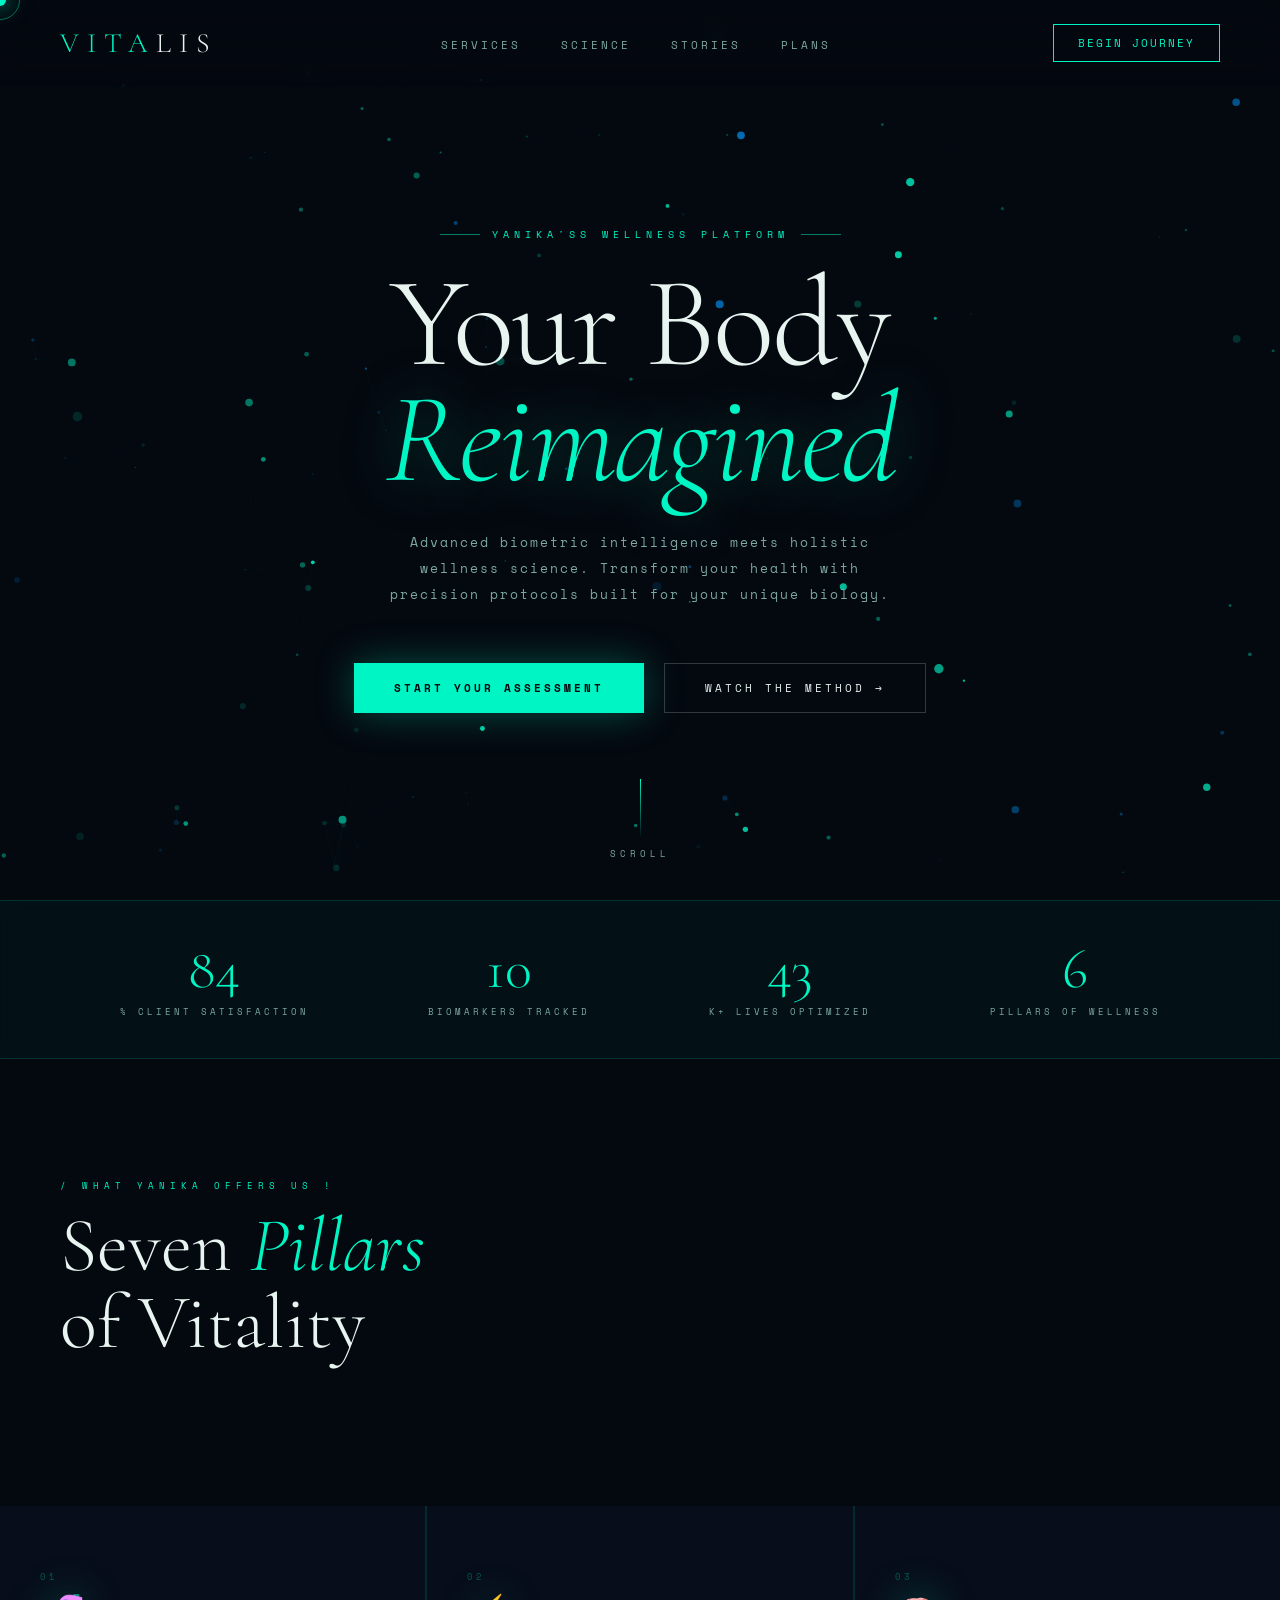
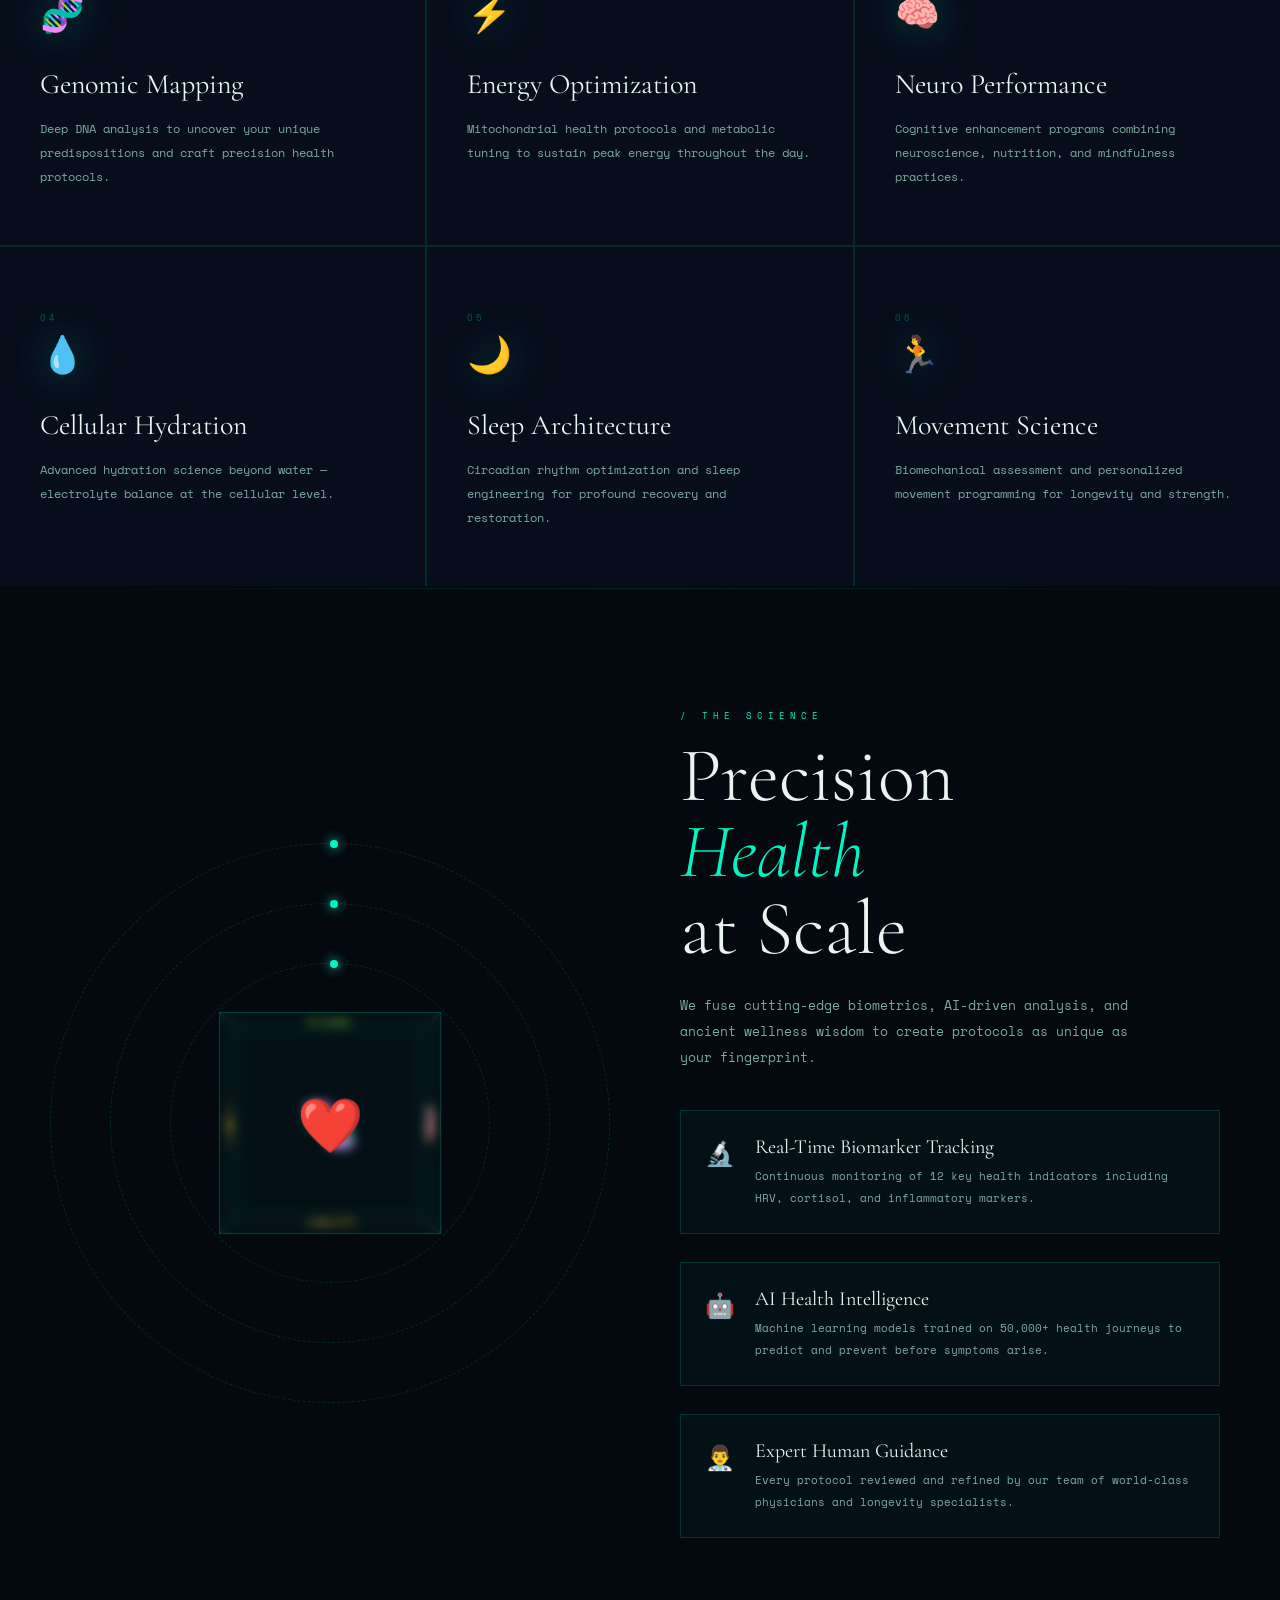
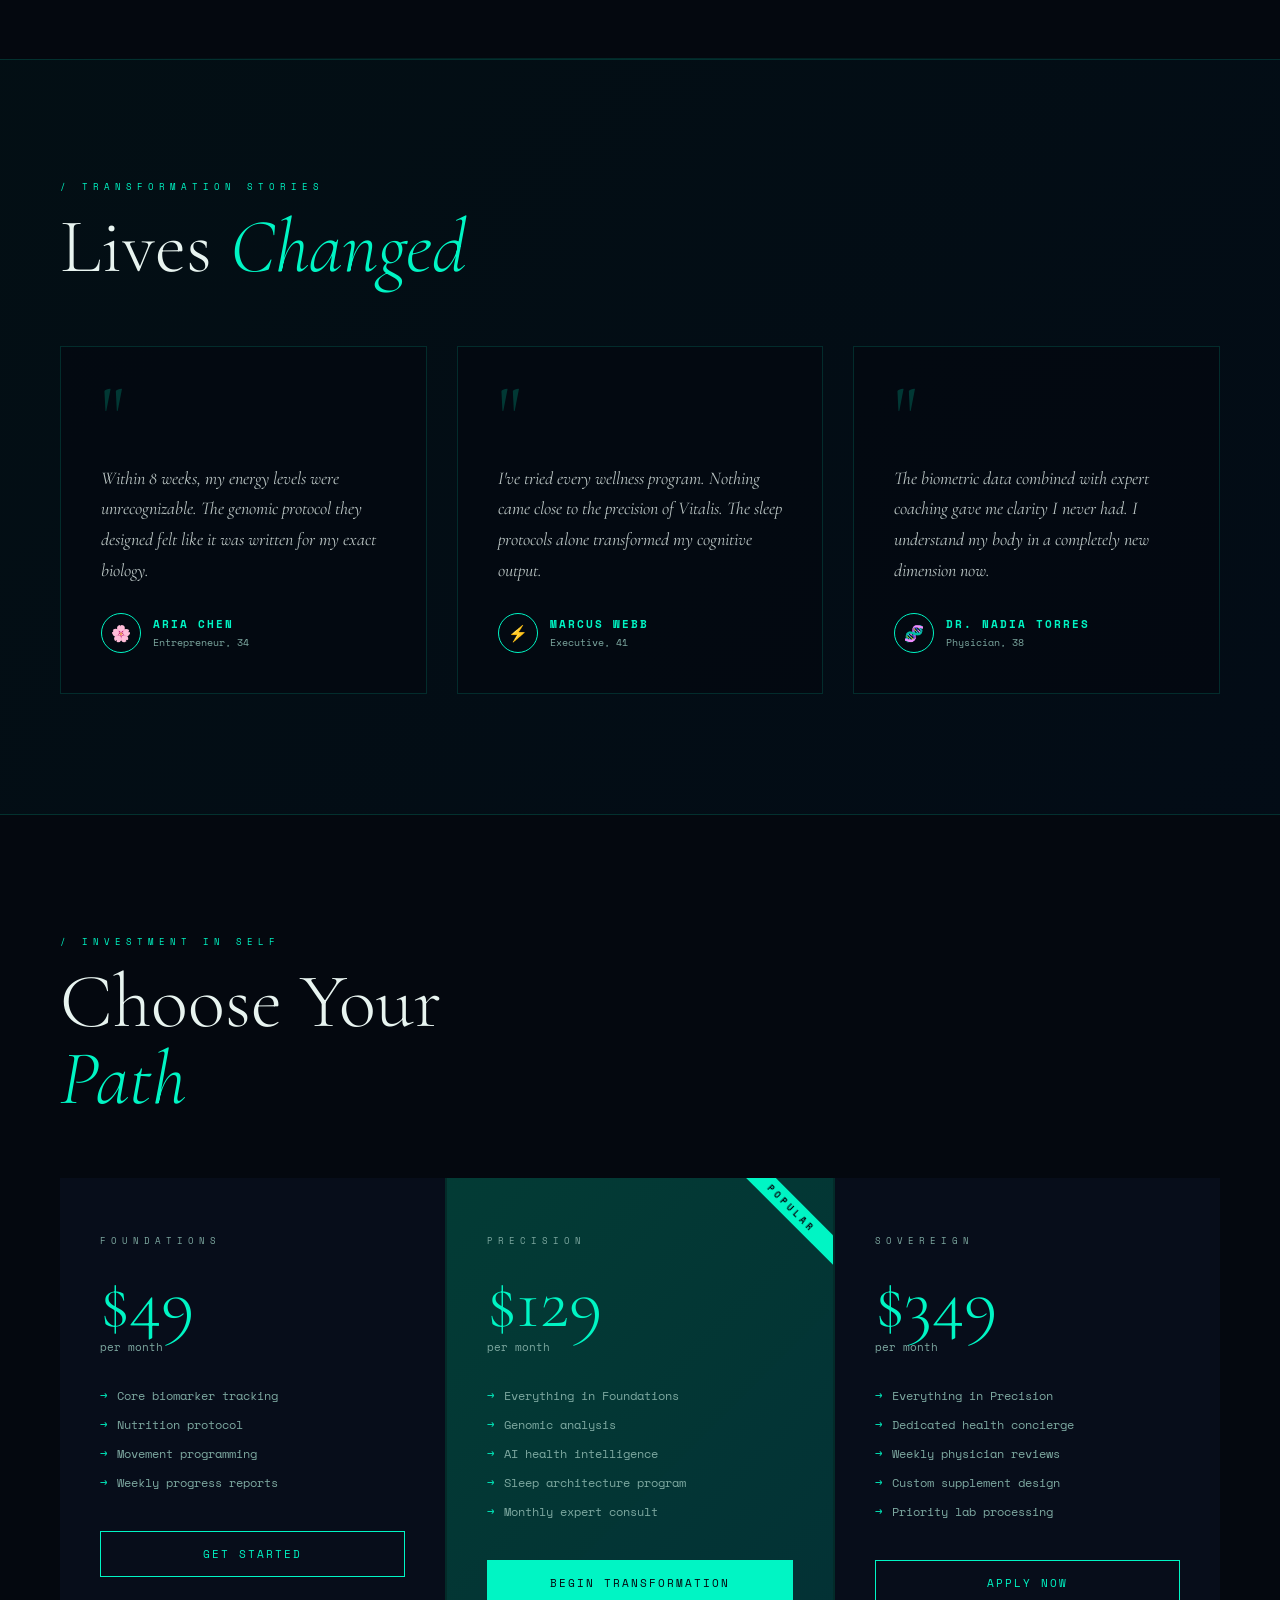
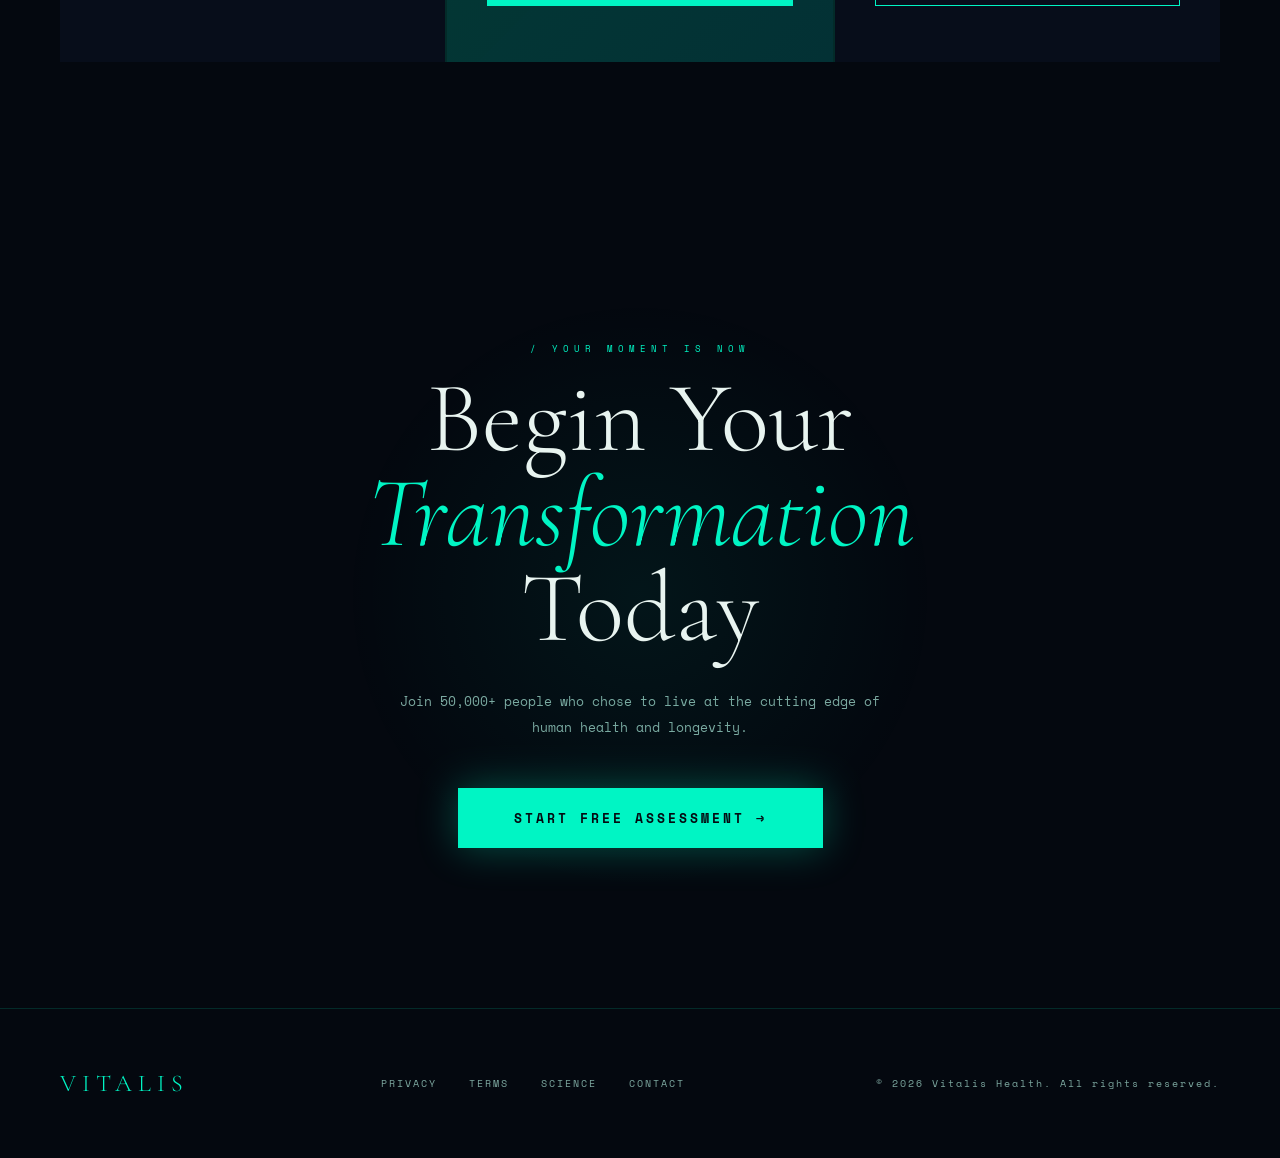
<file: index.html>
<!DOCTYPE html>
<html lang="en">
<head>
<meta charset="UTF-8">
<meta name="viewport" content="width=device-width, initial-scale=1.0">
<title>VITALIS — Elevate Your Health</title>
<link href="https://fonts.googleapis.com/css2?family=Cormorant+Garamond:ital,wght@0,300;0,400;0,600;1,300;1,400&family=Space+Mono:wght@400;700&display=swap" rel="stylesheet">
<style>
  :root {
    --deep: #04080f;
    --void: #070d1a;
    --glow: #00f5c4;
    --glow2: #0099ff;
    --glow3: #9b59f5;
    --warm: #ff6b35;
    --text: #e8f4f0;
    --muted: #7da8a0;
    --card: rgba(0,245,196,0.04);
    --border: rgba(0,245,196,0.15);
  }

  * { margin: 0; padding: 0; box-sizing: border-box; }

  html { scroll-behavior: smooth; }

  body {
    background: var(--deep);
    color: var(--text);
    font-family: 'Space Mono', monospace;
    overflow-x: hidden;
    cursor: none;
  }

  /* Custom cursor */
  .cursor {
    position: fixed;
    width: 12px; height: 12px;
    background: var(--glow);
    border-radius: 50%;
    pointer-events: none;
    z-index: 9999;
    transform: translate(-50%, -50%);
    transition: transform 0.1s, width 0.3s, height 0.3s, background 0.3s;
    box-shadow: 0 0 20px var(--glow), 0 0 40px rgba(0,245,196,0.3);
  }
  .cursor-ring {
    position: fixed;
    width: 40px; height: 40px;
    border: 1px solid rgba(0,245,196,0.4);
    border-radius: 50%;
    pointer-events: none;
    z-index: 9998;
    transform: translate(-50%, -50%);
    transition: transform 0.15s ease-out, width 0.3s, height 0.3s;
  }
  body:hover .cursor { opacity: 1; }

  /* Canvas */
  #bg-canvas {
    position: fixed;
    top: 0; left: 0;
    width: 100%; height: 100%;
    z-index: 0;
    pointer-events: none;
  }

  /* Nav */
  nav {
    position: fixed;
    top: 0; left: 0; right: 0;
    z-index: 100;
    display: flex;
    justify-content: space-between;
    align-items: center;
    padding: 24px 60px;
    background: linear-gradient(to bottom, rgba(4,8,15,0.9), transparent);
    backdrop-filter: blur(10px);
  }
  .logo {
    font-family: 'Cormorant Garamond', serif;
    font-size: 28px;
    font-weight: 300;
    letter-spacing: 8px;
    color: var(--glow);
    text-transform: uppercase;
  }
  .logo span { color: var(--text); }
  .nav-links {
    display: flex;
    gap: 40px;
    list-style: none;
  }
  .nav-links a {
    color: var(--muted);
    text-decoration: none;
    font-size: 11px;
    letter-spacing: 3px;
    text-transform: uppercase;
    transition: color 0.3s;
  }
  .nav-links a:hover { color: var(--glow); }
  .nav-cta {
    background: transparent;
    border: 1px solid var(--glow);
    color: var(--glow);
    padding: 10px 24px;
    font-family: 'Space Mono', monospace;
    font-size: 11px;
    letter-spacing: 2px;
    text-transform: uppercase;
    cursor: pointer;
    transition: all 0.3s;
    position: relative;
    overflow: hidden;
  }
  .nav-cta::before {
    content: '';
    position: absolute;
    top: 0; left: -100%;
    width: 100%; height: 100%;
    background: var(--glow);
    transition: left 0.3s;
    z-index: -1;
  }
  .nav-cta:hover { color: var(--deep); }
  .nav-cta:hover::before { left: 0; }

  /* Hero */
  .hero {
    position: relative;
    z-index: 1;
    min-height: 100vh;
    display: flex;
    flex-direction: column;
    justify-content: center;
    align-items: center;
    text-align: center;
    padding: 120px 40px 80px;
  }
  .hero-badge {
    font-size: 10px;
    letter-spacing: 5px;
    color: var(--glow);
    text-transform: uppercase;
    margin-bottom: 24px;
    display: flex;
    align-items: center;
    gap: 12px;
  }
  .hero-badge::before, .hero-badge::after {
    content: '';
    width: 40px; height: 1px;
    background: var(--glow);
    opacity: 0.5;
  }
  .hero-title {
    font-family: 'Cormorant Garamond', serif;
    font-size: clamp(64px, 10vw, 140px);
    font-weight: 300;
    line-height: 0.9;
    letter-spacing: -2px;
    margin-bottom: 32px;
  }
  .hero-title em {
    font-style: italic;
    color: var(--glow);
    display: block;
    text-shadow: 0 0 60px rgba(0,245,196,0.4);
  }
  .hero-sub {
    font-size: 13px;
    color: var(--muted);
    letter-spacing: 2px;
    line-height: 2;
    max-width: 500px;
    margin-bottom: 56px;
  }
  .hero-btns {
    display: flex;
    gap: 20px;
    flex-wrap: wrap;
    justify-content: center;
  }
  .btn-primary {
    background: var(--glow);
    color: var(--deep);
    border: none;
    padding: 16px 40px;
    font-family: 'Space Mono', monospace;
    font-size: 11px;
    letter-spacing: 3px;
    text-transform: uppercase;
    cursor: pointer;
    transition: all 0.3s;
    font-weight: 700;
    box-shadow: 0 0 40px rgba(0,245,196,0.3);
  }
  .btn-primary:hover {
    box-shadow: 0 0 80px rgba(0,245,196,0.6);
    transform: translateY(-2px);
  }
  .btn-outline {
    background: transparent;
    color: var(--text);
    border: 1px solid rgba(232,244,240,0.2);
    padding: 16px 40px;
    font-family: 'Space Mono', monospace;
    font-size: 11px;
    letter-spacing: 3px;
    text-transform: uppercase;
    cursor: pointer;
    transition: all 0.3s;
  }
  .btn-outline:hover {
    border-color: var(--glow);
    color: var(--glow);
  }

  /* Scroll indicator */
  .scroll-hint {
    position: absolute;
    bottom: 40px;
    display: flex;
    flex-direction: column;
    align-items: center;
    gap: 8px;
    font-size: 9px;
    letter-spacing: 4px;
    color: var(--muted);
    animation: float 2s ease-in-out infinite;
  }
  .scroll-line {
    width: 1px; height: 60px;
    background: linear-gradient(to bottom, var(--glow), transparent);
  }
  @keyframes float {
    0%, 100% { transform: translateY(0); }
    50% { transform: translateY(8px); }
  }

  /* Stats bar */
  .stats-bar {
    position: relative; z-index: 1;
    background: var(--card);
    border-top: 1px solid var(--border);
    border-bottom: 1px solid var(--border);
    display: flex;
    justify-content: space-around;
    padding: 40px 60px;
    backdrop-filter: blur(10px);
  }
  .stat-item {
    text-align: center;
  }
  .stat-num {
    font-family: 'Cormorant Garamond', serif;
    font-size: 56px;
    font-weight: 300;
    color: var(--glow);
    display: block;
    line-height: 1;
  }
  .stat-label {
    font-size: 9px;
    letter-spacing: 3px;
    color: var(--muted);
    text-transform: uppercase;
    margin-top: 8px;
  }

  /* Section layout */
  .section {
    position: relative;
    z-index: 1;
    padding: 120px 60px;
  }
  .section-tag {
    font-size: 9px;
    letter-spacing: 5px;
    color: var(--glow);
    text-transform: uppercase;
    margin-bottom: 16px;
  }
  .section-title {
    font-family: 'Cormorant Garamond', serif;
    font-size: clamp(40px, 6vw, 80px);
    font-weight: 300;
    line-height: 1;
    margin-bottom: 24px;
  }
  .section-title em { font-style: italic; color: var(--glow); }
  .section-body {
    font-size: 13px;
    line-height: 2;
    color: var(--muted);
    max-width: 480px;
  }

  /* Services Grid */
  .services {
    display: grid;
    grid-template-columns: repeat(3, 1fr);
    gap: 2px;
    background: var(--border);
  }
  .service-card {
    background: var(--void);
    padding: 56px 40px;
    transition: all 0.4s;
    position: relative;
    overflow: hidden;
  }
  .service-card::before {
    content: '';
    position: absolute;
    top: 0; left: 0;
    width: 100%; height: 3px;
    background: linear-gradient(to right, var(--glow), var(--glow2));
    transform: scaleX(0);
    transition: transform 0.4s;
    transform-origin: left;
  }
  .service-card:hover::before { transform: scaleX(1); }
  .service-card:hover { background: rgba(0,245,196,0.03); }
  .service-icon {
    font-size: 36px;
    margin-bottom: 28px;
    display: block;
    filter: drop-shadow(0 0 20px rgba(0,245,196,0.3));
  }
  .service-num {
    font-size: 9px;
    letter-spacing: 3px;
    color: rgba(0,245,196,0.3);
    margin-bottom: 12px;
  }
  .service-name {
    font-family: 'Cormorant Garamond', serif;
    font-size: 28px;
    font-weight: 400;
    margin-bottom: 16px;
    color: var(--text);
  }
  .service-desc {
    font-size: 12px;
    line-height: 2;
    color: var(--muted);
  }

  /* 3D Feature Section */
  .feature-3d {
    display: grid;
    grid-template-columns: 1fr 1fr;
    gap: 80px;
    align-items: center;
    padding: 120px 60px;
    position: relative;
    z-index: 1;
  }
  .feature-visual {
    position: relative;
    height: 500px;
    perspective: 1000px;
  }
  .cube-container {
    position: absolute;
    top: 50%; left: 50%;
    transform: translate(-50%, -50%);
    width: 200px; height: 200px;
    transform-style: preserve-3d;
    animation: rotateCube 15s linear infinite;
  }
  @keyframes rotateCube {
    0% { transform: translate(-50%, -50%) rotateX(0deg) rotateY(0deg) rotateZ(0deg); }
    100% { transform: translate(-50%, -50%) rotateX(360deg) rotateY(360deg) rotateZ(360deg); }
  }
  .cube-face {
    position: absolute;
    width: 200px; height: 200px;
    border: 1px solid rgba(0,245,196,0.2);
    display: flex;
    align-items: center;
    justify-content: center;
    font-size: 48px;
    backdrop-filter: blur(5px);
    background: rgba(0,245,196,0.02);
  }
  .cube-face.front  { transform: translateZ(100px); }
  .cube-face.back   { transform: translateZ(-100px) rotateY(180deg); }
  .cube-face.left   { transform: translateX(-100px) rotateY(-90deg); }
  .cube-face.right  { transform: translateX(100px) rotateY(90deg); }
  .cube-face.top    { transform: translateY(-100px) rotateX(90deg); }
  .cube-face.bottom { transform: translateY(100px) rotateX(-90deg); }

  .orbit-ring {
    position: absolute;
    top: 50%; left: 50%;
    transform: translate(-50%, -50%);
    border: 1px dashed rgba(0,245,196,0.15);
    border-radius: 50%;
    animation: orbit 8s linear infinite;
  }
  .orbit-ring:nth-child(1) { width: 320px; height: 320px; animation-duration: 8s; }
  .orbit-ring:nth-child(2) { width: 440px; height: 440px; animation-duration: 12s; animation-direction: reverse; }
  .orbit-ring:nth-child(3) { width: 560px; height: 560px; animation-duration: 20s; }

  .orbit-dot {
    position: absolute;
    width: 8px; height: 8px;
    background: var(--glow);
    border-radius: 50%;
    top: -4px; left: 50%;
    box-shadow: 0 0 12px var(--glow);
  }

  @keyframes orbit {
    0% { transform: translate(-50%, -50%) rotate(0deg); }
    100% { transform: translate(-50%, -50%) rotate(360deg); }
  }

  /* Feature list */
  .feature-list {
    list-style: none;
    display: flex;
    flex-direction: column;
    gap: 28px;
    margin-top: 40px;
  }
  .feature-item {
    display: flex;
    gap: 20px;
    align-items: flex-start;
    padding: 24px;
    border: 1px solid var(--border);
    transition: all 0.3s;
    background: var(--card);
  }
  .feature-item:hover {
    border-color: var(--glow);
    background: rgba(0,245,196,0.05);
    transform: translateX(8px);
  }
  .feature-item-icon {
    font-size: 24px;
    flex-shrink: 0;
  }
  .feature-item-title {
    font-family: 'Cormorant Garamond', serif;
    font-size: 20px;
    margin-bottom: 6px;
  }
  .feature-item-desc {
    font-size: 11px;
    color: var(--muted);
    line-height: 2;
  }

  /* Testimonial */
  .testimonials {
    position: relative; z-index: 1;
    padding: 120px 60px;
    background: linear-gradient(135deg, rgba(0,245,196,0.03), rgba(0,153,255,0.03));
    border-top: 1px solid var(--border);
    border-bottom: 1px solid var(--border);
  }
  .testimonial-grid {
    display: grid;
    grid-template-columns: repeat(3, 1fr);
    gap: 30px;
    margin-top: 60px;
  }
  .testimonial-card {
    padding: 40px;
    border: 1px solid var(--border);
    background: rgba(4,8,15,0.6);
    position: relative;
    transition: all 0.4s;
  }
  .testimonial-card:hover {
    border-color: rgba(0,245,196,0.4);
    transform: translateY(-4px);
    box-shadow: 0 20px 60px rgba(0,0,0,0.4);
  }
  .quote-mark {
    font-family: 'Cormorant Garamond', serif;
    font-size: 80px;
    color: var(--glow);
    opacity: 0.2;
    line-height: 0.7;
    margin-bottom: 20px;
    display: block;
  }
  .quote-text {
    font-family: 'Cormorant Garamond', serif;
    font-size: 18px;
    font-style: italic;
    line-height: 1.7;
    margin-bottom: 28px;
    color: rgba(232,244,240,0.8);
  }
  .quote-author {
    display: flex;
    align-items: center;
    gap: 12px;
  }
  .author-avatar {
    width: 40px; height: 40px;
    border-radius: 50%;
    display: flex;
    align-items: center;
    justify-content: center;
    font-size: 16px;
    border: 1px solid var(--glow);
  }
  .author-name {
    font-size: 11px;
    font-weight: 700;
    letter-spacing: 2px;
    text-transform: uppercase;
    color: var(--glow);
  }
  .author-role {
    font-size: 10px;
    color: var(--muted);
    margin-top: 3px;
  }

  /* Pricing */
  .pricing-grid {
    display: grid;
    grid-template-columns: repeat(3, 1fr);
    gap: 2px;
    background: var(--border);
    margin-top: 60px;
  }
  .pricing-card {
    background: var(--void);
    padding: 56px 40px;
    position: relative;
    overflow: hidden;
    transition: all 0.4s;
  }
  .pricing-card.featured {
    background: linear-gradient(135deg, rgba(0,245,196,0.08), rgba(0,153,255,0.05));
  }
  .pricing-card.featured::after {
    content: 'POPULAR';
    position: absolute;
    top: 20px; right: -30px;
    background: var(--glow);
    color: var(--deep);
    font-size: 9px;
    letter-spacing: 3px;
    padding: 4px 40px;
    transform: rotate(45deg);
    font-weight: 700;
  }
  .plan-name {
    font-size: 9px;
    letter-spacing: 5px;
    color: var(--muted);
    text-transform: uppercase;
    margin-bottom: 20px;
  }
  .plan-price {
    font-family: 'Cormorant Garamond', serif;
    font-size: 72px;
    font-weight: 300;
    color: var(--glow);
    line-height: 1;
  }
  .plan-period {
    font-size: 11px;
    color: var(--muted);
    margin-bottom: 32px;
  }
  .plan-features {
    list-style: none;
    display: flex;
    flex-direction: column;
    gap: 12px;
    margin-bottom: 40px;
  }
  .plan-feature {
    font-size: 12px;
    color: var(--muted);
    display: flex;
    gap: 10px;
  }
  .plan-feature::before { content: '→'; color: var(--glow); }
  .plan-btn {
    width: 100%;
    padding: 14px;
    font-family: 'Space Mono', monospace;
    font-size: 11px;
    letter-spacing: 2px;
    text-transform: uppercase;
    cursor: pointer;
    border: 1px solid var(--glow);
    background: transparent;
    color: var(--glow);
    transition: all 0.3s;
  }
  .pricing-card.featured .plan-btn {
    background: var(--glow);
    color: var(--deep);
  }
  .plan-btn:hover {
    background: var(--glow);
    color: var(--deep);
  }

  /* CTA Section */
  .cta-section {
    position: relative; z-index: 1;
    padding: 160px 60px;
    text-align: center;
    overflow: hidden;
  }
  .cta-bg {
    position: absolute;
    top: 50%; left: 50%;
    transform: translate(-50%, -50%);
    width: 600px; height: 600px;
    background: radial-gradient(circle, rgba(0,245,196,0.06), transparent 70%);
    border-radius: 50%;
  }
  .cta-title {
    font-family: 'Cormorant Garamond', serif;
    font-size: clamp(48px, 8vw, 100px);
    font-weight: 300;
    line-height: 0.95;
    margin-bottom: 32px;
    position: relative;
  }
  .cta-title em { font-style: italic; color: var(--glow); }

  /* Footer */
  footer {
    position: relative; z-index: 1;
    border-top: 1px solid var(--border);
    padding: 60px;
    display: flex;
    justify-content: space-between;
    align-items: center;
  }
  .footer-logo {
    font-family: 'Cormorant Garamond', serif;
    font-size: 24px;
    font-weight: 300;
    letter-spacing: 6px;
    color: var(--glow);
  }
  .footer-copy {
    font-size: 10px;
    color: var(--muted);
    letter-spacing: 2px;
  }
  .footer-links {
    display: flex;
    gap: 32px;
  }
  .footer-links a {
    font-size: 10px;
    letter-spacing: 2px;
    color: var(--muted);
    text-decoration: none;
    text-transform: uppercase;
    transition: color 0.3s;
  }
  .footer-links a:hover { color: var(--glow); }

  /* Utility */
  .two-col {
    display: grid;
    grid-template-columns: 1fr 1fr;
    gap: 120px;
    align-items: center;
  }

  /* Horizontal divider */
  .divider {
    height: 1px;
    background: linear-gradient(to right, transparent, var(--border), transparent);
    margin: 0 60px;
    position: relative;
    z-index: 1;
  }

  /* Glow lines */
  .glow-line {
    position: absolute;
    background: linear-gradient(to right, transparent, var(--glow), transparent);
    height: 1px;
    opacity: 0.3;
    animation: glowPulse 3s ease-in-out infinite;
  }
  @keyframes glowPulse {
    0%, 100% { opacity: 0.1; }
    50% { opacity: 0.5; }
  }

  /* Entrance animation */
  .fade-up {
    opacity: 0;
    transform: translateY(40px);
    transition: opacity 0.8s ease, transform 0.8s ease;
  }
  .fade-up.visible {
    opacity: 1;
    transform: translateY(0);
  }
</style>
</head>
<body>

<div class="cursor" id="cursor"></div>
<div class="cursor-ring" id="cursorRing"></div>

<!-- 3D Background Canvas -->
<canvas id="bg-canvas"></canvas>

<!-- Nav -->
<nav>
  <div class="logo">VITA<span>LIS</span></div>
  <ul class="nav-links">
    <li><a href="#services">Services</a></li>
    <li><a href="#science">Science</a></li>
    <li><a href="#testimonials">Stories</a></li>
    <li><a href="#pricing">Plans</a></li>
  </ul>
  <button class="nav-cta">Begin Journey</button>
</nav>

<!-- Hero -->
<section class="hero">
  <div class="hero-badge">Yanika'ss Wellness Platform</div>
  <h1 class="hero-title">
    Your Body<br>
    <em>Reimagined</em>
  </h1>
  <p class="hero-sub">
    Advanced biometric intelligence meets holistic wellness science.
    Transform your health with precision protocols built for your unique biology.
  </p>
  <div class="hero-btns">
    <button class="btn-primary">Start Your Assessment</button>
    <button class="btn-outline">Watch the Method →</button>
  </div>
  <div class="scroll-hint">
    <div class="scroll-line"></div>
    SCROLL
  </div>
</section>

<!-- Stats Bar -->
<div class="stats-bar fade-up">
  <div class="stat-item">
    <span class="stat-num" data-target="98">0</span>
    <div class="stat-label">% Client Satisfaction</div>
  </div>
  <div class="stat-item">
    <span class="stat-num" data-target="12">0</span>
    <div class="stat-label">Biomarkers Tracked</div>
  </div>
  <div class="stat-item">
    <span class="stat-num" data-target="50">0</span>
    <div class="stat-label">K+ Lives Optimized</div>
  </div>
  <div class="stat-item">
    <span class="stat-num" data-target="7">0</span>
    <div class="stat-label">Pillars of Wellness</div>
  </div>
</div>

<!-- Services -->
<section class="section" id="services">
  <div class="fade-up">
    <div class="section-tag">/ What Yanika Offers Us !</div>
    <h2 class="section-title">Seven <em>Pillars</em><br>of Vitality</h2>
  </div>
</section>

<div class="services fade-up">
  <div class="service-card">
    <span class="service-num">01</span>
    <span class="service-icon">🧬</span>
    <div class="service-name">Genomic Mapping</div>
    <p class="service-desc">Deep DNA analysis to uncover your unique predispositions and craft precision health protocols.</p>
  </div>
  <div class="service-card">
    <span class="service-num">02</span>
    <span class="service-icon">⚡</span>
    <div class="service-name">Energy Optimization</div>
    <p class="service-desc">Mitochondrial health protocols and metabolic tuning to sustain peak energy throughout the day.</p>
  </div>
  <div class="service-card">
    <span class="service-num">03</span>
    <span class="service-icon">🧠</span>
    <div class="service-name">Neuro Performance</div>
    <p class="service-desc">Cognitive enhancement programs combining neuroscience, nutrition, and mindfulness practices.</p>
  </div>
  <div class="service-card">
    <span class="service-num">04</span>
    <span class="service-icon">💧</span>
    <div class="service-name">Cellular Hydration</div>
    <p class="service-desc">Advanced hydration science beyond water — electrolyte balance at the cellular level.</p>
  </div>
  <div class="service-card">
    <span class="service-num">05</span>
    <span class="service-icon">🌙</span>
    <div class="service-name">Sleep Architecture</div>
    <p class="service-desc">Circadian rhythm optimization and sleep engineering for profound recovery and restoration.</p>
  </div>
  <div class="service-card">
    <span class="service-num">06</span>
    <span class="service-icon">🏃</span>
    <div class="service-name">Movement Science</div>
    <p class="service-desc">Biomechanical assessment and personalized movement programming for longevity and strength.</p>
  </div>
</div>

<div class="divider" style="margin-top: 2px;"></div>

<!-- 3D Feature Section -->
<div class="feature-3d" id="science">
  <div class="feature-visual">
    <div class="orbit-ring"><div class="orbit-dot"></div></div>
    <div class="orbit-ring"><div class="orbit-dot"></div></div>
    <div class="orbit-ring"><div class="orbit-dot"></div></div>
    <div class="cube-container">
      <div class="cube-face front">❤️</div>
      <div class="cube-face back">🧬</div>
      <div class="cube-face left">⚡</div>
      <div class="cube-face right">🧠</div>
      <div class="cube-face top">🌿</div>
      <div class="cube-face bottom">💫</div>
    </div>
  </div>
  <div class="fade-up">
    <div class="section-tag">/ The Science</div>
    <h2 class="section-title">Precision<br><em>Health</em><br>at Scale</h2>
    <p class="section-body">We fuse cutting-edge biometrics, AI-driven analysis, and ancient wellness wisdom to create protocols as unique as your fingerprint.</p>
    <ul class="feature-list">
      <li class="feature-item">
        <span class="feature-item-icon">🔬</span>
        <div>
          <div class="feature-item-title">Real-Time Biomarker Tracking</div>
          <p class="feature-item-desc">Continuous monitoring of 12 key health indicators including HRV, cortisol, and inflammatory markers.</p>
        </div>
      </li>
      <li class="feature-item">
        <span class="feature-item-icon">🤖</span>
        <div>
          <div class="feature-item-title">AI Health Intelligence</div>
          <p class="feature-item-desc">Machine learning models trained on 50,000+ health journeys to predict and prevent before symptoms arise.</p>
        </div>
      </li>
      <li class="feature-item">
        <span class="feature-item-icon">👨‍⚕️</span>
        <div>
          <div class="feature-item-title">Expert Human Guidance</div>
          <p class="feature-item-desc">Every protocol reviewed and refined by our team of world-class physicians and longevity specialists.</p>
        </div>
      </li>
    </ul>
  </div>
</div>

<div class="divider"></div>

<!-- Testimonials -->
<section class="testimonials" id="testimonials">
  <div class="fade-up">
    <div class="section-tag">/ Transformation Stories</div>
    <h2 class="section-title">Lives <em>Changed</em></h2>
  </div>
  <div class="testimonial-grid fade-up">
    <div class="testimonial-card">
      <span class="quote-mark">"</span>
      <p class="quote-text">Within 8 weeks, my energy levels were unrecognizable. The genomic protocol they designed felt like it was written for my exact biology.</p>
      <div class="quote-author">
        <div class="author-avatar">🌸</div>
        <div>
          <div class="author-name">Aria Chen</div>
          <div class="author-role">Entrepreneur, 34</div>
        </div>
      </div>
    </div>
    <div class="testimonial-card">
      <span class="quote-mark">"</span>
      <p class="quote-text">I've tried every wellness program. Nothing came close to the precision of Vitalis. The sleep protocols alone transformed my cognitive output.</p>
      <div class="quote-author">
        <div class="author-avatar">⚡</div>
        <div>
          <div class="author-name">Marcus Webb</div>
          <div class="author-role">Executive, 41</div>
        </div>
      </div>
    </div>
    <div class="testimonial-card">
      <span class="quote-mark">"</span>
      <p class="quote-text">The biometric data combined with expert coaching gave me clarity I never had. I understand my body in a completely new dimension now.</p>
      <div class="quote-author">
        <div class="author-avatar">🧬</div>
        <div>
          <div class="author-name">Dr. Nadia Torres</div>
          <div class="author-role">Physician, 38</div>
        </div>
      </div>
    </div>
  </div>
</section>

<!-- Pricing -->
<section class="section" id="pricing">
  <div class="fade-up">
    <div class="section-tag">/ Investment in Self</div>
    <h2 class="section-title">Choose Your<br><em>Path</em></h2>
  </div>
  <div class="pricing-grid fade-up">
    <div class="pricing-card">
      <div class="plan-name">Foundations</div>
      <div class="plan-price">$49</div>
      <div class="plan-period">per month</div>
      <ul class="plan-features">
        <li class="plan-feature">Core biomarker tracking</li>
        <li class="plan-feature">Nutrition protocol</li>
        <li class="plan-feature">Movement programming</li>
        <li class="plan-feature">Weekly progress reports</li>
      </ul>
      <button class="plan-btn">Get Started</button>
    </div>
    <div class="pricing-card featured">
      <div class="plan-name">Precision</div>
      <div class="plan-price">$129</div>
      <div class="plan-period">per month</div>
      <ul class="plan-features">
        <li class="plan-feature">Everything in Foundations</li>
        <li class="plan-feature">Genomic analysis</li>
        <li class="plan-feature">AI health intelligence</li>
        <li class="plan-feature">Sleep architecture program</li>
        <li class="plan-feature">Monthly expert consult</li>
      </ul>
      <button class="plan-btn">Begin Transformation</button>
    </div>
    <div class="pricing-card">
      <div class="plan-name">Sovereign</div>
      <div class="plan-price">$349</div>
      <div class="plan-period">per month</div>
      <ul class="plan-features">
        <li class="plan-feature">Everything in Precision</li>
        <li class="plan-feature">Dedicated health concierge</li>
        <li class="plan-feature">Weekly physician reviews</li>
        <li class="plan-feature">Custom supplement design</li>
        <li class="plan-feature">Priority lab processing</li>
      </ul>
      <button class="plan-btn">Apply Now</button>
    </div>
  </div>
</section>

<!-- CTA -->
<section class="cta-section fade-up">
  <div class="cta-bg"></div>
  <div class="section-tag" style="justify-content:center;display:flex;">/ Your Moment is Now</div>
  <h2 class="cta-title">
    Begin Your<br><em>Transformation</em><br>Today
  </h2>
  <p class="section-body" style="margin: 0 auto 48px; text-align:center;">Join 50,000+ people who chose to live at the cutting edge of human health and longevity.</p>
  <button class="btn-primary" style="font-size:13px; padding: 20px 56px;">Start Free Assessment →</button>
</section>

<!-- Footer -->
<footer>
  <div class="footer-logo">VITALIS</div>
  <div class="footer-links">
    <a href="#">Privacy</a>
    <a href="#">Terms</a>
    <a href="#">Science</a>
    <a href="#">Contact</a>
  </div>
  <div class="footer-copy">© 2026 Vitalis Health. All rights reserved.</div>
</footer>

<script>
  // Custom cursor
  const cursor = document.getElementById('cursor');
  const ring = document.getElementById('cursorRing');
  let mx = 0, my = 0, rx = 0, ry = 0;

  document.addEventListener('mousemove', e => {
    mx = e.clientX; my = e.clientY;
    cursor.style.left = mx + 'px';
    cursor.style.top = my + 'px';
  });

  function animateRing() {
    rx += (mx - rx) * 0.12;
    ry += (my - ry) * 0.12;
    ring.style.left = rx + 'px';
    ring.style.top = ry + 'px';
    requestAnimationFrame(animateRing);
  }
  animateRing();

  document.querySelectorAll('button, a').forEach(el => {
    el.addEventListener('mouseenter', () => {
      cursor.style.width = '20px';
      cursor.style.height = '20px';
      ring.style.width = '60px';
      ring.style.height = '60px';
    });
    el.addEventListener('mouseleave', () => {
      cursor.style.width = '12px';
      cursor.style.height = '12px';
      ring.style.width = '40px';
      ring.style.height = '40px';
    });
  });

  // 3D Canvas Background — particle field
  const canvas = document.getElementById('bg-canvas');
  const ctx = canvas.getContext('2d');
  canvas.width = window.innerWidth;
  canvas.height = window.innerHeight;
  window.addEventListener('resize', () => {
    canvas.width = window.innerWidth;
    canvas.height = window.innerHeight;
  });

  const particles = [];
  const numParticles = 120;

  for (let i = 0; i < numParticles; i++) {
    particles.push({
      x: Math.random() * canvas.width,
      y: Math.random() * canvas.height,
      z: Math.random() * 2 + 0.5,
      vx: (Math.random() - 0.5) * 0.3,
      vy: (Math.random() - 0.5) * 0.3,
      r: Math.random() * 1.5 + 0.5,
      pulse: Math.random() * Math.PI * 2,
      color: Math.random() > 0.7 ? '#0099ff' : '#00f5c4'
    });
  }

  function drawParticles() {
    ctx.clearRect(0, 0, canvas.width, canvas.height);

    particles.forEach(p => {
      p.x += p.vx;
      p.y += p.vy;
      p.pulse += 0.02;
      const alpha = (Math.sin(p.pulse) * 0.3 + 0.4) * p.z * 0.5;

      if (p.x < 0) p.x = canvas.width;
      if (p.x > canvas.width) p.x = 0;
      if (p.y < 0) p.y = canvas.height;
      if (p.y > canvas.height) p.y = 0;

      ctx.beginPath();
      ctx.arc(p.x, p.y, p.r * p.z, 0, Math.PI * 2);
      ctx.fillStyle = p.color;
      ctx.globalAlpha = alpha;
      ctx.fill();
    });

    // Draw connections
    ctx.globalAlpha = 1;
    for (let i = 0; i < particles.length; i++) {
      for (let j = i + 1; j < particles.length; j++) {
        const dx = particles[i].x - particles[j].x;
        const dy = particles[i].y - particles[j].y;
        const dist = Math.sqrt(dx*dx + dy*dy);
        if (dist < 120) {
          ctx.beginPath();
          ctx.moveTo(particles[i].x, particles[i].y);
          ctx.lineTo(particles[j].x, particles[j].y);
          ctx.strokeStyle = '#00f5c4';
          ctx.globalAlpha = (1 - dist/120) * 0.07;
          ctx.lineWidth = 0.5;
          ctx.stroke();
        }
      }
    }

    requestAnimationFrame(drawParticles);
  }
  drawParticles();

  // Scroll animations
  const observer = new IntersectionObserver(entries => {
    entries.forEach(e => {
      if (e.isIntersecting) e.target.classList.add('visible');
    });
  }, { threshold: 0.1 });
  document.querySelectorAll('.fade-up').forEach(el => observer.observe(el));

  // Counter animation
  function animateCounter(el, target) {
    let current = 0;
    const step = target / 60;
    const interval = setInterval(() => {
      current += step;
      if (current >= target) {
        current = target;
        clearInterval(interval);
      }
      el.textContent = Math.floor(current);
    }, 20);
  }

  const statsObserver = new IntersectionObserver(entries => {
    entries.forEach(e => {
      if (e.isIntersecting) {
        e.target.querySelectorAll('[data-target]').forEach(el => {
          animateCounter(el, parseInt(el.dataset.target));
        });
      }
    });
  }, { threshold: 0.5 });

  const statsBar = document.querySelector('.stats-bar');
  if (statsBar) statsObserver.observe(statsBar);

  // 3D tilt on service cards
  document.querySelectorAll('.service-card').forEach(card => {
    card.addEventListener('mousemove', e => {
      const rect = card.getBoundingClientRect();
      const x = (e.clientX - rect.left) / rect.width - 0.5;
      const y = (e.clientY - rect.top) / rect.height - 0.5;
      card.style.transform = `perspective(600px) rotateX(${-y*8}deg) rotateY(${x*8}deg) translateZ(10px)`;
    });
    card.addEventListener('mouseleave', () => {
      card.style.transform = 'perspective(600px) rotateX(0) rotateY(0) translateZ(0)';
    });
  });

  // Pricing card tilt
  document.querySelectorAll('.pricing-card').forEach(card => {
    card.addEventListener('mousemove', e => {
      const rect = card.getBoundingClientRect();
      const x = (e.clientX - rect.left) / rect.width - 0.5;
      const y = (e.clientY - rect.top) / rect.height - 0.5;
      card.style.transform = `perspective(800px) rotateX(${-y*6}deg) rotateY(${x*6}deg) translateZ(8px)`;
    });
    card.addEventListener('mouseleave', () => {
      card.style.transform = 'none';
    });
  });
</script>
</body>
</html>
</file>
